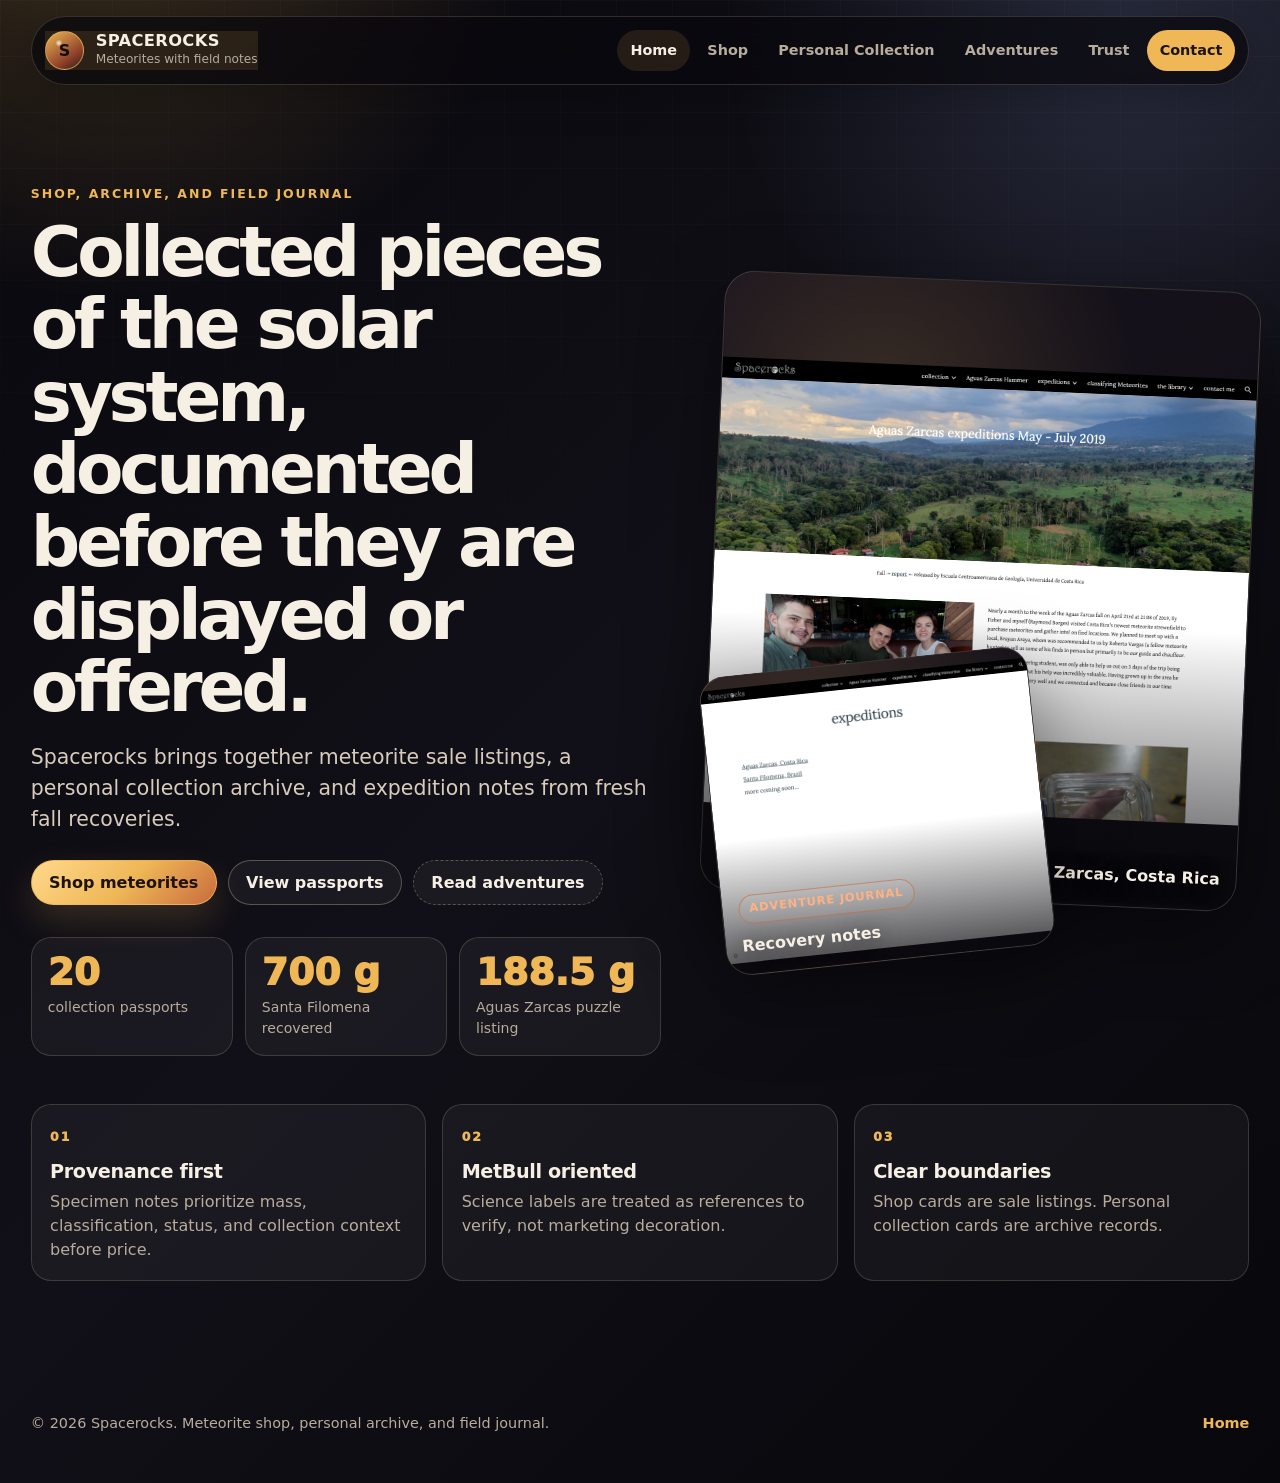
<file: index.html>
<!doctype html>
<html lang="en">
<head>
  <meta charset="utf-8">
  <meta name="viewport" content="width=device-width, initial-scale=1">
  <meta name="description" content="Spacerocks is a polished meteorite shop, personal collection archive, and field adventure journal focused on provenance, science notes, and direct purchase listings.">
  <title>Spacerocks | Meteorite Shop, Collection, and Adventures</title>
  <link rel="stylesheet" href="styles.css">
</head>
<body>
  <a class="skip-link" href="#main">Skip to main content</a>

  <header class="site-header" id="top">
    <nav class="top-nav" aria-label="Primary navigation">
      <a class="brand" href="#home" aria-label="Spacerocks home">
        <span class="brand-mark" aria-hidden="true">S</span>
        <span>
          <strong>Spacerocks</strong>
          <small>Meteorites with field notes</small>
        </span>
      </a>
      <div class="nav-links">
        <a href="#home">Home</a>
        <a href="#shop">Shop</a>
        <a href="#collection">Personal Collection</a>
        <a href="#adventures">Adventures</a>
        <a href="#trust">Trust</a>
        <a class="nav-cta" href="#contact">Contact</a>
      </div>
    </nav>

    <section class="hero" aria-labelledby="hero-title">
      <div class="hero-copy">
        <p class="eyebrow">Shop, archive, and field journal</p>
        <h1 id="hero-title">Collected pieces of the solar system, documented before they are displayed or offered.</h1>
        <p class="hero-lede">Spacerocks brings together meteorite sale listings, a personal collection archive, and expedition notes from fresh fall recoveries.</p>
        <div class="hero-actions" aria-label="Primary actions">
          <a class="button button-primary" href="#shop">Shop meteorites</a>
          <a class="button" href="#collection">View passports</a>
          <a class="button button-ghost" href="#adventures">Read adventures</a>
        </div>
        <dl class="hero-metrics" aria-label="Site highlights">
          <div>
            <dt>20</dt>
            <dd>collection passports</dd>
          </div>
          <div>
            <dt>700 g</dt>
            <dd>Santa Filomena recovered</dd>
          </div>
          <div>
            <dt>188.5 g</dt>
            <dd>Aguas Zarcas puzzle listing</dd>
          </div>
        </dl>
      </div>

      <div class="hero-media" aria-label="Featured Spacerocks images">
        <figure class="media hero-image hero-image-main">
          <img class="js-safe-image" src="assets/images/spacerock/source-aguas-zarcas.png" alt="Aguas Zarcas meteorite archive image" width="720" height="600" loading="eager" decoding="async" data-fallback-label="Aguas Zarcas archive image">
          <span class="image-fallback">Aguas Zarcas archive</span>
          <figcaption>
            <span class="badge badge-science">Carbonaceous fall</span>
            <strong>Aguas Zarcas, Costa Rica</strong>
          </figcaption>
        </figure>
        <figure class="media hero-image hero-image-small">
          <img class="js-safe-image" src="assets/images/spacerock/source-expeditions.png" alt="Field expedition meteorite recovery archive image" width="720" height="600" loading="lazy" decoding="async" data-fallback-label="Expedition archive image">
          <span class="image-fallback">Field archive</span>
          <figcaption>
            <span class="badge badge-field">Adventure journal</span>
            <strong>Recovery notes</strong>
          </figcaption>
        </figure>
      </div>
    </section>
  </header>

  <main id="main">
    <section class="signal-bar" id="home" data-site-section aria-label="Spacerocks operating principles">
      <article>
        <span class="signal-icon" aria-hidden="true">01</span>
        <h2>Provenance first</h2>
        <p>Specimen notes prioritize mass, classification, status, and collection context before price.</p>
      </article>
      <article>
        <span class="signal-icon" aria-hidden="true">02</span>
        <h2>MetBull oriented</h2>
        <p>Science labels are treated as references to verify, not marketing decoration.</p>
      </article>
      <article>
        <span class="signal-icon" aria-hidden="true">03</span>
        <h2>Clear boundaries</h2>
        <p>Shop cards are sale listings. Personal collection cards are archive records.</p>
      </article>
    </section>

    <section class="section-block shop-section" id="shop" data-site-section aria-labelledby="shop-title">
      <div class="section-heading">
        <p class="eyebrow">Active shop</p>
        <h2 id="shop-title">Meteorite class index</h2>
        <p>Browse available material by class, type, and subtype. Counts and meteorite names are built from exact Meteoritical Bulletin classifications when a match is available.</p>
      </div>

      <aside class="recent-shop" data-shop-highlights aria-labelledby="recent-shop-title">
        <details open>
          <summary>
            <span class="recent-shop-summary">
              <span class="eyebrow">Shop watch</span>
              <span class="recent-shop-title" id="recent-shop-title">Latest listings and evidence-backed highlights</span>
              <span class="recent-shop-note">Highlights use explicit listing/find dates and evidence-backed comparisons.</span>
            </span>
            <span class="button recent-shop-toggle" data-shop-highlight-count aria-hidden="true">2 latest listings</span>
          </summary>
          <div class="recent-shop-panel">
            <p class="recent-shop-explainer" data-shop-highlight-note>Price comparisons are limited to comparable Spacerocks inventory and are not market valuations. Database-match and rarity labels include their evidence.</p>
            <ul class="recent-shop-list" data-shop-highlight-list>
              <li>
                <article class="recent-shop-item">
                  <div class="recent-shop-item-main">
                    <div class="badge-row"><span class="badge badge-new">Listed Jun 27</span></div>
                    <h3>Aguas Zarcas Cosmic 5pc Puzzle</h3>
                    <p>A five-piece Aguas Zarcas presentation with documented fall context.</p>
                  </div>
                  <dl class="recent-shop-facts">
                    <div><dt>Listed</dt><dd>Jun 27, 2026</dd></div>
                    <div><dt>Class</dt><dd>CM2</dd></div>
                    <div><dt>Mass</dt><dd>188.5 g</dd></div>
                  </dl>
                  <div class="recent-shop-actions"><a class="button" href="#listing-aguas-zarcas-cosmic-5pc-puzzle" data-listing-target="listing-aguas-zarcas-cosmic-5pc-puzzle">View listing</a></div>
                </article>
              </li>
              <li>
                <article class="recent-shop-item">
                  <div class="recent-shop-item-main">
                    <div class="badge-row"><span class="badge badge-new">Listed Jun 27</span></div>
                    <h3>Aguas Zarcas Hammerstone Panel</h3>
                    <p>A story-led display panel with photo and note packet.</p>
                  </div>
                  <dl class="recent-shop-facts">
                    <div><dt>Listed</dt><dd>Jun 27, 2026</dd></div>
                    <div><dt>Class</dt><dd>CM2</dd></div>
                  </dl>
                  <div class="recent-shop-actions"><a class="button" href="#listing-aguas-zarcas-hammerstone-panel" data-listing-target="listing-aguas-zarcas-hammerstone-panel">View listing</a></div>
                </article>
              </li>
            </ul>
          </div>
        </details>
      </aside>

      <div class="shop-meta">
        <p class="shop-generated-note" id="shopRefreshStatus">Inventory taxonomy and listing cards are generated from <code>inventory/shop/</code> and refreshed by GitHub Actions about every 10 minutes after uploads or edits.</p>
      </div>

      <div class="taxonomy-index" data-shop-taxonomy aria-live="polite">
        <article class="taxonomy-class">
          <div class="taxonomy-class-heading">
            <div>
              <p class="eyebrow">Class</p>
              <h3>Chondrite <span>2</span></h3>
            </div>
            <p>Meteoritical Bulletin classification: CM2.</p>
          </div>
          <div class="taxonomy-type">
            <h4>Carbonaceous chondrite <span>2</span></h4>
            <div class="taxonomy-subtype">
              <h5>CM2 <span>2</span></h5>
              <ul class="taxonomy-names">
                <li>
                  <a href="https://www.lpi.usra.edu/meteor/metbull.php?code=69696" target="_blank" rel="noopener noreferrer">Aguas Zarcas</a>
                  <span>2 listings</span>
                </li>
              </ul>
            </div>
          </div>
        </article>
      </div>

      <div class="shop-listings-heading">
        <p class="eyebrow">Listing detail cards</p>
        <h3>Current specimens and presentations</h3>
      </div>

      <div class="offer-grid" id="shopItems" data-shop-grid aria-live="polite">
        <article class="offer-card featured-offer" id="listing-aguas-zarcas-cosmic-5pc-puzzle" tabindex="-1" data-shop-fallback>
          <div class="media offer-media">
            <img class="js-safe-image" src="assets/images/spacerock/source-puzzle-190g.png" alt="Aguas Zarcas five piece cosmic puzzle specimen" width="720" height="600" loading="lazy" decoding="async" data-fallback-label="Aguas Zarcas puzzle image">
            <span class="image-fallback">Puzzle image</span>
          </div>
          <div class="card-content">
            <div class="badge-row">
              <span class="badge badge-sale">Available</span>
              <span class="badge badge-scarce">Puzzle set</span>
            </div>
            <h3>Aguas Zarcas Cosmic 5pc Puzzle</h3>
            <p>A 188.5 g five-piece Aguas Zarcas presentation for collectors who value visual continuity and documented fall context.</p>
            <dl class="spec-list">
              <div><dt>Mass</dt><dd>188.5 g total</dd></div>
              <div><dt>Type</dt><dd>Carbonaceous chondrite fall</dd></div>
              <div><dt>Status</dt><dd>Available</dd></div>
            </dl>
          </div>
        </article>

        <article class="offer-card" id="listing-aguas-zarcas-hammerstone-panel" tabindex="-1" data-shop-fallback>
          <div class="media offer-media">
            <img class="js-safe-image" src="assets/images/spacerock/source-aguas-zarcas-hammer.png" alt="Aguas Zarcas hammerstone panel archive image" width="720" height="600" loading="lazy" decoding="async" data-fallback-label="Hammerstone panel image">
            <span class="image-fallback">Hammerstone image</span>
          </div>
          <div class="card-content">
            <div class="badge-row">
              <span class="badge badge-sale">Available</span>
              <span class="badge badge-provenance">Story panel</span>
            </div>
            <h3>Aguas Zarcas Hammerstone Panel</h3>
            <p>A display panel built around the hammerstone story, prepared for collectors who want the event context beside the specimen.</p>
            <dl class="spec-list">
              <div><dt>Focus</dt><dd>Fall story and display</dd></div>
              <div><dt>Packet</dt><dd>Photo and note set</dd></div>
              <div><dt>Status</dt><dd>Available</dd></div>
            </dl>
          </div>
        </article>

        <article class="offer-card compact-offer" data-shop-fallback>
          <div class="card-content">
            <div class="badge-row">
              <span class="badge badge-sale">Catalog</span>
              <span class="badge badge-science">MetBull oriented</span>
            </div>
            <h3>Curated meteorite sales</h3>
            <p>Small, vetted availability lists for collectors seeking classified stones, irons, carbonaceous pieces, or educational examples.</p>
            <dl class="spec-list">
              <div><dt>Buying mode</dt><dd>Purchase links coming</dd></div>
              <div><dt>Records</dt><dd>Classification and source notes</dd></div>
              <div><dt>Fit</dt><dd>Starter sets to advanced specimens</dd></div>
            </dl>
          </div>
        </article>

        <article class="offer-card compact-offer" data-shop-fallback>
          <div class="card-content">
            <div class="badge-row">
              <span class="badge badge-sale">Available</span>
              <span class="badge badge-field">Education</span>
            </div>
            <h3>Casts and 3D models</h3>
            <p>Display-safe casts and digital model projects for classrooms, talks, collection planning, and touch-friendly outreach.</p>
            <dl class="spec-list">
              <div><dt>Use</dt><dd>Display and teaching</dd></div>
              <div><dt>Format</dt><dd>Casts or model files</dd></div>
              <div><dt>Status</dt><dd>Made to order</dd></div>
            </dl>
          </div>
        </article>
      </div>
    </section>

    <section class="section-block collection-section" id="collection" data-site-section aria-labelledby="collection-title">
      <div class="section-heading split-heading">
        <div>
          <p class="eyebrow">Personal collection</p>
          <h2 id="collection-title">Specimen passport cards</h2>
          <p>These records are a private collecting archive. They are shown for education, provenance discipline, and science context, not as active listings.</p>
        </div>
        <figure class="media heading-media">
          <img class="js-safe-image" src="assets/images/spacerock/source-collection.png" alt="Spacerocks personal meteorite collection archive image" width="720" height="600" loading="lazy" decoding="async" data-fallback-label="Collection archive image">
          <span class="image-fallback">Collection archive</span>
        </figure>
      </div>

      <div class="collection-tools" aria-label="Collection filters">
        <label class="search-control" for="collectionSearch">
          <span>Search collection</span>
          <input id="collectionSearch" type="search" autocomplete="off" placeholder="Search Chelyabinsk, lunar, carbonaceous, iron...">
        </label>
        <div class="filter-pills" role="group" aria-label="Filter collection passports by theme">
          <button type="button" class="filter-pill active" data-collection-filter="all" aria-pressed="true">All</button>
          <button type="button" class="filter-pill" data-collection-filter="fall" aria-pressed="false">Falls and historics</button>
          <button type="button" class="filter-pill" data-collection-filter="planetary" aria-pressed="false">Lunar and Martian</button>
          <button type="button" class="filter-pill" data-collection-filter="carbonaceous" aria-pressed="false">Carbonaceous</button>
          <button type="button" class="filter-pill" data-collection-filter="iron" aria-pressed="false">Iron and pallasite</button>
          <button type="button" class="filter-pill" data-collection-filter="ordinary" aria-pressed="false">Ordinary chondrites</button>
        </div>
        <p class="collection-count" id="collectionCount" aria-live="polite">20 collection passports shown</p>
      </div>

      <div class="passport-grid" id="collectionGrid">
        <article class="passport-card" data-collection-card data-tags="fall historic ordinary witnessed" data-name="Chelyabinsk LL5 292g">
          <div class="passport-topline"><span>Specimen Passport</span><span class="badge badge-private">Not for sale</span></div>
          <h3>Chelyabinsk</h3>
          <dl class="passport-list">
            <div><dt>Mass</dt><dd>292 g</dd></div>
            <div><dt>Class</dt><dd>LL5 ordinary chondrite</dd></div>
            <div><dt>Collection note</dt><dd>Large witnessed-fall reference specimen.</dd></div>
          </dl>
        </article>

        <article class="passport-card" data-collection-card data-tags="planetary martian rare breccia" data-name="Black Beauty mini shield 70mg">
          <div class="passport-topline"><span>Specimen Passport</span><span class="badge badge-private">Not for sale</span></div>
          <h3>Black Beauty mini shield</h3>
          <dl class="passport-list">
            <div><dt>Mass</dt><dd>70 mg</dd></div>
            <div><dt>Class</dt><dd>Martian breccia</dd></div>
            <div><dt>Collection note</dt><dd>Mini shield format for the NWA 7034 family story.</dd></div>
          </dl>
        </article>

        <article class="passport-card" data-collection-card data-tags="achondrite rare science nwa" data-name="NWA 7325 300mg 50mg">
          <div class="passport-topline"><span>Specimen Passport</span><span class="badge badge-private">Not for sale</span></div>
          <h3>NWA 7325</h3>
          <dl class="passport-list">
            <div><dt>Mass</dt><dd>300 mg and 50 mg</dd></div>
            <div><dt>Class</dt><dd>Ungrouped achondrite</dd></div>
            <div><dt>Collection note</dt><dd>Science-facing pair kept for comparative study.</dd></div>
          </dl>
        </article>

        <article class="passport-card" data-collection-card data-tags="planetary lunar full-slice rare" data-name="Lunar DaG 400 full slice 7.94g">
          <div class="passport-topline"><span>Specimen Passport</span><span class="badge badge-private">Not for sale</span></div>
          <h3>Lunar DaG 400 full slice</h3>
          <dl class="passport-list">
            <div><dt>Mass</dt><dd>7.94 g</dd></div>
            <div><dt>Class</dt><dd>Lunar meteorite</dd></div>
            <div><dt>Collection note</dt><dd>Full slice kept as a centerpiece planetary passport.</dd></div>
          </dl>
        </article>

        <article class="passport-card" data-collection-card data-tags="planetary martian fall rare" data-name="Martian Tissint particles">
          <div class="passport-topline"><span>Specimen Passport</span><span class="badge badge-private">Not for sale</span></div>
          <h3>Martian Tissint particles</h3>
          <dl class="passport-list">
            <div><dt>Mass</dt><dd>Particles</dd></div>
            <div><dt>Class</dt><dd>Martian shergottite fall</dd></div>
            <div><dt>Collection note</dt><dd>Small-particle archive for a fresh observed Martian fall.</dd></div>
          </dl>
        </article>

        <article class="passport-card" data-collection-card data-tags="fall historic ordinary hammer" data-name="Worden 1g red paint">
          <div class="passport-topline"><span>Specimen Passport</span><span class="badge badge-private">Not for sale</span></div>
          <h3>Worden red paint</h3>
          <dl class="passport-list">
            <div><dt>Mass</dt><dd>1 g</dd></div>
            <div><dt>Class</dt><dd>Ordinary chondrite fall</dd></div>
            <div><dt>Collection note</dt><dd>Red paint context preserved as the key story marker.</dd></div>
          </dl>
        </article>

        <article class="passport-card" data-collection-card data-tags="fall carbonaceous rare science" data-name="Tagish Lake 0.7g">
          <div class="passport-topline"><span>Specimen Passport</span><span class="badge badge-private">Not for sale</span></div>
          <h3>Tagish Lake</h3>
          <dl class="passport-list">
            <div><dt>Mass</dt><dd>0.7 g</dd></div>
            <div><dt>Class</dt><dd>Carbonaceous chondrite</dd></div>
            <div><dt>Collection note</dt><dd>Scarce carbonaceous fall represented at sub-gram scale.</dd></div>
          </dl>
        </article>

        <article class="passport-card" data-collection-card data-tags="fall ordinary science" data-name="Zag 42.66g">
          <div class="passport-topline"><span>Specimen Passport</span><span class="badge badge-private">Not for sale</span></div>
          <h3>Zag</h3>
          <dl class="passport-list">
            <div><dt>Mass</dt><dd>42.66 g</dd></div>
            <div><dt>Class</dt><dd>H chondrite breccia</dd></div>
            <div><dt>Collection note</dt><dd>Kept for its scientific and collecting history.</dd></div>
          </dl>
        </article>

        <article class="passport-card" data-collection-card data-tags="fall ordinary india" data-name="Katol 21.72g">
          <div class="passport-topline"><span>Specimen Passport</span><span class="badge badge-private">Not for sale</span></div>
          <h3>Katol</h3>
          <dl class="passport-list">
            <div><dt>Mass</dt><dd>21.72 g</dd></div>
            <div><dt>Class</dt><dd>Ordinary chondrite fall</dd></div>
            <div><dt>Collection note</dt><dd>Fresh-fall reference specimen from India.</dd></div>
          </dl>
        </article>

        <article class="passport-card" data-collection-card data-tags="ordinary find desert" data-name="Danby Dry Lake H6 53.7g">
          <div class="passport-topline"><span>Specimen Passport</span><span class="badge badge-private">Not for sale</span></div>
          <h3>Danby Dry Lake</h3>
          <dl class="passport-list">
            <div><dt>Mass</dt><dd>53.7 g</dd></div>
            <div><dt>Class</dt><dd>H6 ordinary chondrite</dd></div>
            <div><dt>Collection note</dt><dd>Dry lake find with desert collection character.</dd></div>
          </dl>
        </article>

        <article class="passport-card" data-collection-card data-tags="iron pallasite classic" data-name="Imilac 60g">
          <div class="passport-topline"><span>Specimen Passport</span><span class="badge badge-private">Not for sale</span></div>
          <h3>Imilac</h3>
          <dl class="passport-list">
            <div><dt>Mass</dt><dd>60 g</dd></div>
            <div><dt>Class</dt><dd>Pallasite</dd></div>
            <div><dt>Collection note</dt><dd>Classic stony-iron anchor specimen.</dd></div>
          </dl>
        </article>

        <article class="passport-card" data-collection-card data-tags="fall historic ordinary hammer" data-name="Peekskill 1.18g">
          <div class="passport-topline"><span>Specimen Passport</span><span class="badge badge-private">Not for sale</span></div>
          <h3>Peekskill</h3>
          <dl class="passport-list">
            <div><dt>Mass</dt><dd>1.18 g</dd></div>
            <div><dt>Class</dt><dd>H6 ordinary chondrite</dd></div>
            <div><dt>Collection note</dt><dd>Historic car-strike fall represented in micro format.</dd></div>
          </dl>
        </article>

        <article class="passport-card" data-collection-card data-tags="fall historic ordinary crater" data-name="Carancas 22g">
          <div class="passport-topline"><span>Specimen Passport</span><span class="badge badge-private">Not for sale</span></div>
          <h3>Carancas</h3>
          <dl class="passport-list">
            <div><dt>Mass</dt><dd>22 g</dd></div>
            <div><dt>Class</dt><dd>Ordinary chondrite fall</dd></div>
            <div><dt>Collection note</dt><dd>Crater-forming fall context emphasized in the record.</dd></div>
          </dl>
        </article>

        <article class="passport-card" data-collection-card data-tags="iron historic mexico" data-name="Zacatecas 29.79g">
          <div class="passport-topline"><span>Specimen Passport</span><span class="badge badge-private">Not for sale</span></div>
          <h3>Zacatecas</h3>
          <dl class="passport-list">
            <div><dt>Mass</dt><dd>29.79 g</dd></div>
            <div><dt>Class</dt><dd>Iron meteorite</dd></div>
            <div><dt>Collection note</dt><dd>Historic locality represented by a compact iron piece.</dd></div>
          </dl>
        </article>

        <article class="passport-card" data-collection-card data-tags="fall achondrite rare" data-name="Pena Blanca Spring 5.46g">
          <div class="passport-topline"><span>Specimen Passport</span><span class="badge badge-private">Not for sale</span></div>
          <h3>Pe&ntilde;a Blanca Spring</h3>
          <dl class="passport-list">
            <div><dt>Mass</dt><dd>5.46 g</dd></div>
            <div><dt>Class</dt><dd>Aubrite</dd></div>
            <div><dt>Collection note</dt><dd>Rare achondrite fall kept with certificate notes.</dd></div>
          </dl>
        </article>

        <article class="passport-card" data-collection-card data-tags="nwa main-mass science" data-name="NWA 807 main mass 315g">
          <div class="passport-topline"><span>Specimen Passport</span><span class="badge badge-private">Not for sale</span></div>
          <h3>NWA 807 main mass</h3>
          <dl class="passport-list">
            <div><dt>Mass</dt><dd>315 g</dd></div>
            <div><dt>Science note</dt><dd>Classification retained with specimen records.</dd></div>
            <div><dt>Collection note</dt><dd>Held as a named NWA main-mass passport.</dd></div>
          </dl>
        </article>

        <article class="passport-card" data-collection-card data-tags="iron oriented rare" data-name="Taza teardrop bullet">
          <div class="passport-topline"><span>Specimen Passport</span><span class="badge badge-private">Not for sale</span></div>
          <h3>Taza teardrop and bullet</h3>
          <dl class="passport-list">
            <div><dt>Mass</dt><dd>Teardrop and bullet forms</dd></div>
            <div><dt>Class</dt><dd>Iron meteorite</dd></div>
            <div><dt>Collection note</dt><dd>Shape-focused pair for oriented iron display.</dd></div>
          </dl>
        </article>

        <article class="passport-card" data-collection-card data-tags="fall ordinary africa" data-name="Gao 2.82g">
          <div class="passport-topline"><span>Specimen Passport</span><span class="badge badge-private">Not for sale</span></div>
          <h3>Gao</h3>
          <dl class="passport-list">
            <div><dt>Mass</dt><dd>2.82 g</dd></div>
            <div><dt>Class</dt><dd>H5 ordinary chondrite</dd></div>
            <div><dt>Collection note</dt><dd>Classic African fall represented as a compact specimen.</dd></div>
          </dl>
        </article>

        <article class="passport-card" data-collection-card data-tags="fall historic ordinary europe" data-name="Ensisheim 30mg">
          <div class="passport-topline"><span>Specimen Passport</span><span class="badge badge-private">Not for sale</span></div>
          <h3>Ensisheim</h3>
          <dl class="passport-list">
            <div><dt>Mass</dt><dd>30 mg</dd></div>
            <div><dt>Class</dt><dd>LL6 ordinary chondrite</dd></div>
            <div><dt>Collection note</dt><dd>Historic 1492 fall represented in micro format.</dd></div>
          </dl>
        </article>

        <article class="passport-card" data-collection-card data-tags="fall ordinary africa" data-name="Chergach 4.3g">
          <div class="passport-topline"><span>Specimen Passport</span><span class="badge badge-private">Not for sale</span></div>
          <h3>Chergach</h3>
          <dl class="passport-list">
            <div><dt>Mass</dt><dd>4.3 g</dd></div>
            <div><dt>Class</dt><dd>H5 ordinary chondrite</dd></div>
            <div><dt>Collection note</dt><dd>Observed fall passport with desert recovery context.</dd></div>
          </dl>
        </article>
      </div>
    </section>

    <section class="section-block adventures-section" id="adventures" data-site-section aria-labelledby="adventures-title">
      <div class="section-heading">
        <p class="eyebrow">Meteorite adventures</p>
        <h2 id="adventures-title">Field notes, recoveries, and living provenance</h2>
        <p>The adventure journal keeps the human work visible: travel windows, search conditions, recovery totals, and the odd details collectors remember.</p>
      </div>

      <div class="adventure-grid">
        <article class="adventure-card">
          <div class="media adventure-media">
            <img class="js-safe-image" src="assets/images/spacerock/source-santa-filomena.png" alt="Santa Filomena Brazil meteorite recovery archive image" width="720" height="600" loading="lazy" decoding="async" data-fallback-label="Santa Filomena field image">
            <span class="image-fallback">Santa Filomena field archive</span>
          </div>
          <div class="adventure-content">
            <div class="badge-row">
              <span class="badge badge-field">Field recovery</span>
              <span class="badge badge-provenance">Brazil</span>
            </div>
            <h3>Santa Filomena, Brazil</h3>
            <p class="adventure-lede">Aug 30-Sep 6 expedition notes from the post-fall search, with 700 g recovered and a largest individual of 260 g.</p>
            <dl class="adventure-stats">
              <div><dt>Window</dt><dd>Aug 30-Sep 6</dd></div>
              <div><dt>Recovered</dt><dd>700 g</dd></div>
              <div><dt>Largest</dt><dd>260 g</dd></div>
            </dl>
            <ol class="timeline" aria-label="Santa Filomena field timeline">
              <li><time datetime="2020-08-30">Aug 30</time><span>Arrival and route planning with local reports.</span></li>
              <li><time datetime="2020-09-02">Midweek</time><span>Search lanes, interviews, and fragment documentation.</span></li>
              <li><time datetime="2020-09-06">Sep 6</time><span>Final weigh-in and recovery notes, largest specimen 260 g.</span></li>
            </ol>
          </div>
        </article>

        <article class="adventure-card">
          <div class="media adventure-media">
            <img class="js-safe-image" src="assets/images/spacerock/source-aguas-zarcas.png" alt="Aguas Zarcas Costa Rica meteorite fall archive image" width="720" height="600" loading="lazy" decoding="async" data-fallback-label="Aguas Zarcas field image">
            <span class="image-fallback">Aguas Zarcas archive</span>
          </div>
          <div class="adventure-content">
            <div class="badge-row">
              <span class="badge badge-field">2019 fall</span>
              <span class="badge badge-science">Carbonaceous</span>
            </div>
            <h3>Aguas Zarcas, Costa Rica</h3>
            <p class="adventure-lede">A fall archive centered on a 14 g oriented individual, a 190 g cosmic puzzle, Rocky the meteorite dog, and the hammerstone panel.</p>
            <dl class="adventure-stats">
              <div><dt>Oriented</dt><dd>14 g individual</dd></div>
              <div><dt>Puzzle</dt><dd>190 g story set</dd></div>
              <div><dt>Local note</dt><dd>Rocky the meteorite dog</dd></div>
            </dl>
            <ol class="timeline" aria-label="Aguas Zarcas story timeline">
              <li><time datetime="2019">2019</time><span>Fall documentation begins around fresh carbonaceous material.</span></li>
              <li><time datetime="2019">Archive</time><span>14 g oriented individual and cosmic puzzle notes assembled.</span></li>
              <li><time datetime="2019">Panel</time><span>Hammerstone story prepared as a visual provenance panel.</span></li>
            </ol>
          </div>
        </article>
      </div>

      <div class="journal-strip" aria-label="Additional adventure images">
        <figure class="media journal-image">
          <img class="js-safe-image" src="assets/images/spacerock/source-santa-filomena-part-2.png" alt="Santa Filomena expedition archive image part two" width="720" height="600" loading="lazy" decoding="async" data-fallback-label="Santa Filomena part two">
          <span class="image-fallback">Field image</span>
        </figure>
        <figure class="media journal-image">
          <img class="js-safe-image" src="assets/images/spacerock/source-santa-filomena-part-3.png" alt="Santa Filomena expedition archive image part three" width="720" height="600" loading="lazy" decoding="async" data-fallback-label="Santa Filomena part three">
          <span class="image-fallback">Field image</span>
        </figure>
        <figure class="media journal-image">
          <img class="js-safe-image" src="assets/images/spacerock/source-puzzle-190g.png" alt="Aguas Zarcas cosmic puzzle archive image" width="720" height="600" loading="lazy" decoding="async" data-fallback-label="Aguas Zarcas puzzle">
          <span class="image-fallback">Puzzle image</span>
        </figure>
      </div>
    </section>

    <section class="section-block trust-section" id="trust" data-site-section aria-labelledby="trust-title">
      <div class="section-heading">
        <p class="eyebrow">Trust and orientation</p>
        <h2 id="trust-title">How Spacerocks should feel to a collector</h2>
        <p>The site borrows the strongest habits of established meteorite dealers and field collectors: passport-style records, status clarity, and enough science orientation to ask better questions.</p>
      </div>

      <div class="trust-grid">
        <article>
          <span class="trust-number">01</span>
          <h3>Specimen passports</h3>
          <p>Each collection card separates mass, class, status, and story so provenance is readable at a glance.</p>
        </article>
        <article>
          <span class="trust-number">02</span>
          <h3>Status badges</h3>
          <p>Available, scarce, field, and science badges make it clear what can be purchased and what is archival.</p>
        </article>
        <article>
          <span class="trust-number">03</span>
          <h3>Science-first language</h3>
          <p>Classifications are presented as MetBull-oriented reference points and should be verified against final specimen documentation.</p>
        </article>
        <article>
          <span class="trust-number">04</span>
          <h3>Direct contact</h3>
          <p>Practical questions, current availability, provenance scans, and display options all start with a collector-to-collector email.</p>
        </article>
      </div>
    </section>

    <section class="contact-panel" id="contact" data-site-section aria-labelledby="contact-title">
      <div>
        <p class="eyebrow">Collector contact</p>
        <h2 id="contact-title">Ask for the current list, provenance details, or a specimen packet.</h2>
        <p>Use a short note with the meteorite name, your collecting goal, and whether you need photos, dimensions, classification references, or display help.</p>
      </div>
      <a class="button button-primary" href="mailto:spacerocks.club@gmail.com?subject=Spacerocks%20collector%20message">Email spacerocks.club@gmail.com</a>
    </section>
  </main>

  <footer class="site-footer">
    <p>&copy; <span id="year">2026</span> Spacerocks. Meteorite shop, personal archive, and field journal.</p>
    <a href="#home">Home</a>
  </footer>

  <script src="app.js"></script>
</body>
</html>
</file>
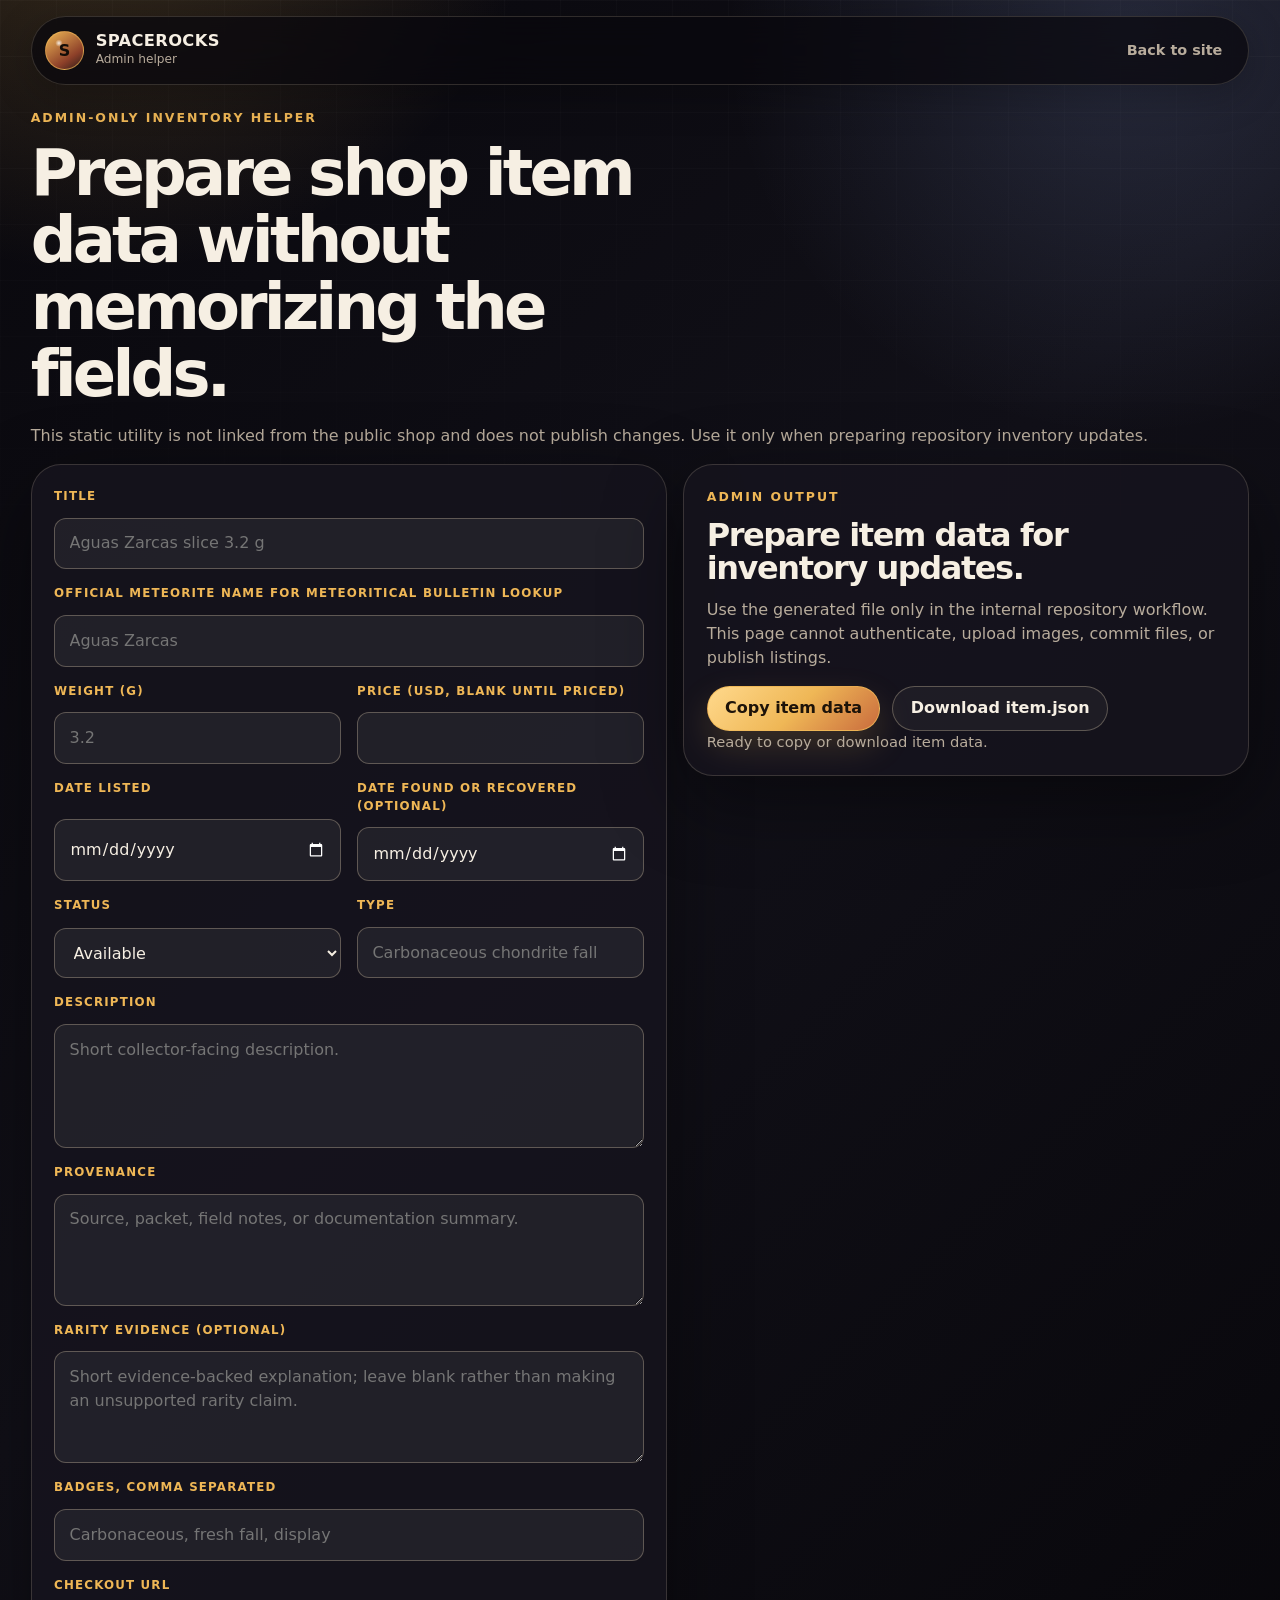
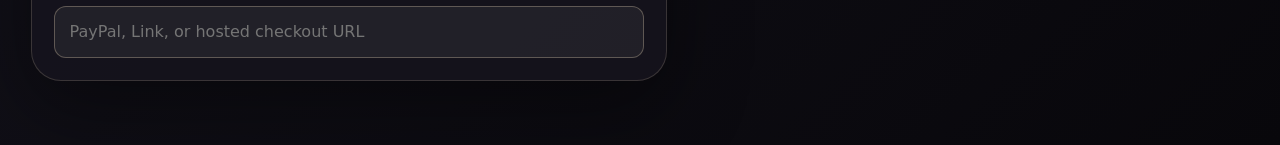
<file: admin/new-listing.html>
<!doctype html>
<html lang="en">
<head>
  <meta charset="utf-8">
  <meta name="viewport" content="width=device-width, initial-scale=1">
  <meta name="description" content="Admin-only static helper for drafting Spacerocks inventory item data.">
  <meta name="robots" content="noindex, nofollow">
  <title>Spacerocks Admin Listing Helper</title>
  <link rel="stylesheet" href="../styles.css">
</head>
<body class="admin-page">
  <a class="skip-link" href="#main">Skip to main content</a>

  <header class="site-header admin-header">
    <nav class="top-nav" aria-label="Admin navigation">
      <a class="brand" href="../index.html#top" aria-label="Spacerocks home">
        <span class="brand-mark" aria-hidden="true">S</span>
        <span>
          <strong>Spacerocks</strong>
          <small>Admin helper</small>
        </span>
      </a>
      <div class="nav-links">
        <a href="../index.html#shop">Back to site</a>
      </div>
    </nav>
  </header>

  <main id="main" class="admin-main">
    <section class="section-block admin-intro" aria-labelledby="helper-title">
      <p class="eyebrow">Admin-only inventory helper</p>
      <h1 id="helper-title">Prepare shop item data without memorizing the fields.</h1>
      <p>This static utility is not linked from the public shop and does not publish changes. Use it only when preparing repository inventory updates.</p>
    </section>

    <section class="admin-layout" aria-label="New listing builder">
      <form class="listing-form" id="listingForm">
        <label>
          <span>Title</span>
          <input name="title" type="text" autocomplete="off" placeholder="Aguas Zarcas slice 3.2 g" required>
        </label>
        <label>
          <span>Official meteorite name for Meteoritical Bulletin lookup</span>
          <input name="name" type="text" autocomplete="off" placeholder="Aguas Zarcas">
        </label>
        <div class="form-row">
          <label>
            <span>Weight (g)</span>
            <input name="weight_g" type="number" min="0" step="0.001" placeholder="3.2">
          </label>
          <label>
            <span>Price (USD, blank until priced)</span>
            <input name="price_usd" type="number" min="0" step="0.01" placeholder="">
          </label>
        </div>
        <div class="form-row">
          <label>
            <span>Date listed</span>
            <input name="listed_at" type="date">
          </label>
          <label>
            <span>Date found or recovered (optional)</span>
            <input name="found_at" type="date">
          </label>
        </div>
        <div class="form-row">
          <label>
            <span>Status</span>
            <select name="status">
              <option value="available" selected>Available</option>
              <option value="coming-soon">Coming soon</option>
              <option value="hold">Hold</option>
              <option value="sold">Sold</option>
            </select>
          </label>
          <label>
            <span>Type</span>
            <input name="type" type="text" autocomplete="off" placeholder="Carbonaceous chondrite fall">
          </label>
        </div>
        <label>
          <span>Description</span>
          <textarea name="description" rows="4" placeholder="Short collector-facing description."></textarea>
        </label>
        <label>
          <span>Provenance</span>
          <textarea name="provenance" rows="3" placeholder="Source, packet, field notes, or documentation summary."></textarea>
        </label>
        <label>
          <span>Rarity evidence (optional)</span>
          <textarea name="rarity_note" rows="2" placeholder="Short evidence-backed explanation; leave blank rather than making an unsupported rarity claim."></textarea>
        </label>
        <label>
          <span>Badges, comma separated</span>
          <input name="badges" type="text" autocomplete="off" placeholder="Carbonaceous, fresh fall, display">
        </label>
        <label>
          <span>Checkout URL</span>
          <input name="checkout_url" type="url" autocomplete="off" placeholder="PayPal, Link, or hosted checkout URL">
        </label>
      </form>

      <aside class="admin-output" aria-live="polite">
        <p class="eyebrow">Admin output</p>
        <h2>Prepare item data for inventory updates.</h2>
        <p>Use the generated file only in the internal repository workflow. This page cannot authenticate, upload images, commit files, or publish listings.</p>
        <div class="admin-actions">
          <button class="button button-primary" type="button" id="copyJson">Copy item data</button>
          <button class="button" type="button" id="downloadJson">Download item.json</button>
        </div>
        <p class="admin-status" id="helperStatus">Ready to prepare item data.</p>
      </aside>
    </section>
  </main>

  <script>
    const form = document.getElementById("listingForm");
    const copyJson = document.getElementById("copyJson");
    const downloadJson = document.getElementById("downloadJson");
    const helperStatus = document.getElementById("helperStatus");

    function numberOrNull(value) {
      if (value === "") return null;
      const number = Number(value);
      return Number.isFinite(number) ? number : null;
    }

    function cleanItem(item) {
      const cleaned = {};
      Object.entries(item).forEach(([key, value]) => {
        if (value === "" || value === null) return;
        if (Array.isArray(value) && value.length === 0) return;
        cleaned[key] = value;
      });
      return cleaned;
    }

    function buildItem() {
      const data = new FormData(form);
      const title = String(data.get("title") || "").trim();
      const name = String(data.get("name") || "").trim();
      const checkoutUrl = String(data.get("checkout_url") || "").trim();
      const badges = String(data.get("badges") || "")
        .split(",")
        .map((badge) => badge.trim())
        .filter(Boolean);
      const item = cleanItem({
        title,
        name,
        weight_g: numberOrNull(data.get("weight_g")),
        price_usd: numberOrNull(data.get("price_usd")),
        status: data.get("status"),
        listed_at: String(data.get("listed_at") || "").trim(),
        found_at: String(data.get("found_at") || "").trim(),
        description: String(data.get("description") || "").trim(),
        type: String(data.get("type") || "").trim(),
        classification: "",
        provenance: String(data.get("provenance") || "").trim(),
        rarity_note: String(data.get("rarity_note") || "").trim(),
        badges,
        checkout_url: checkoutUrl,
        checkout_label: checkoutUrl ? "Buy now" : "",
        image_order: ["front.jpg", "back.jpg", "detail-1.jpg"],
        images: [],
        featured: false,
        metbull_lookup: Boolean(name)
      });

      return item;
    }

    function itemJson() {
      return `${JSON.stringify(buildItem(), null, 2)}\n`;
    }

    function updateStatus() {
      helperStatus.textContent = "Ready to copy or download item data.";
    }

    copyJson.addEventListener("click", async () => {
      if (!navigator.clipboard) {
        helperStatus.textContent = "Copy is unavailable in this browser. Use the download action instead.";
        return;
      }
      await navigator.clipboard.writeText(itemJson());
      helperStatus.textContent = "Item data copied.";
    });

    downloadJson.addEventListener("click", () => {
      const blob = new Blob([itemJson()], { type: "application/json" });
      const url = URL.createObjectURL(blob);
      const link = document.createElement("a");
      link.href = url;
      link.download = "item.json";
      link.click();
      URL.revokeObjectURL(url);
      helperStatus.textContent = "item.json downloaded.";
    });

    form.addEventListener("input", updateStatus);
    updateStatus();
  </script>
</body>
</html>
</file>
<file: styles.css>
:root {
  color-scheme: dark;
  --bg: #09080d;
  --bg-soft: #111018;
  --panel: rgba(22, 20, 30, 0.82);
  --panel-strong: rgba(31, 27, 39, 0.94);
  --paper: #efe5cf;
  --paper-ink: #20170e;
  --text: #f6efe3;
  --muted: #b8ac9c;
  --line: rgba(255, 235, 198, 0.16);
  --line-strong: rgba(255, 235, 198, 0.28);
  --gold: #efb756;
  --copper: #c96b3d;
  --green: #9fcf9d;
  --blue: #9fb9ff;
  --red: #ff9f8f;
  --shadow: 0 26px 80px rgba(0, 0, 0, 0.42);
  --radius-lg: 30px;
  --radius-md: 20px;
  --radius-sm: 12px;
  --page-gutter: clamp(1rem, 2.4vw, 2.75rem);
}

* {
  box-sizing: border-box;
}

html {
  scroll-behavior: smooth;
}

body {
  margin: 0;
  min-width: 320px;
  background:
    radial-gradient(circle at 8% -10%, rgba(239, 183, 86, 0.24), transparent 28rem),
    radial-gradient(circle at 88% 2%, rgba(159, 185, 255, 0.16), transparent 25rem),
    linear-gradient(135deg, #09080d 0%, #111018 48%, #08070b 100%);
  color: var(--text);
  font-family: Inter, ui-sans-serif, system-ui, -apple-system, BlinkMacSystemFont, "Segoe UI", sans-serif;
  line-height: 1.5;
}

body,
button,
input,
select,
textarea {
  overflow-wrap: break-word;
}

body::before {
  position: fixed;
  inset: 0;
  z-index: -1;
  pointer-events: none;
  content: "";
  background-image:
    linear-gradient(rgba(255, 255, 255, 0.025) 1px, transparent 1px),
    linear-gradient(90deg, rgba(255, 255, 255, 0.02) 1px, transparent 1px);
  background-size: 56px 56px;
  mask-image: linear-gradient(to bottom, black, transparent 82%);
}

img {
  max-width: 100%;
  display: block;
}

a {
  color: inherit;
}

button,
input,
select,
textarea {
  font: inherit;
}

button {
  cursor: pointer;
}

[hidden] {
  display: none !important;
}

.skip-link {
  position: absolute;
  top: 0.75rem;
  left: 0.75rem;
  z-index: 20;
  transform: translateY(-150%);
  border-radius: 999px;
  background: var(--gold);
  color: #1b1309;
  font-weight: 800;
  padding: 0.65rem 1rem;
  text-decoration: none;
  transition: transform 160ms ease;
}

.skip-link:focus {
  transform: translateY(0);
}

:focus-visible {
  outline: 3px solid var(--gold);
  outline-offset: 3px;
}

.site-header,
main,
.site-footer {
  width: 100%;
  margin-inline: 0;
  padding-inline: var(--page-gutter);
}

.site-header {
  padding-block: 1rem 3rem;
}

.top-nav {
  display: flex;
  align-items: center;
  justify-content: space-between;
  gap: 1rem;
  padding: 0.8rem;
  border: 1px solid var(--line);
  border-radius: 999px;
  background: rgba(9, 8, 13, 0.72);
  backdrop-filter: blur(18px);
  box-shadow: 0 10px 40px rgba(0, 0, 0, 0.24);
}

.brand {
  display: inline-flex;
  align-items: center;
  gap: 0.75rem;
  min-width: max-content;
  text-decoration: none;
}

.brand-mark {
  display: grid;
  width: 2.45rem;
  height: 2.45rem;
  place-items: center;
  border: 1px solid rgba(239, 183, 86, 0.65);
  border-radius: 50%;
  background:
    radial-gradient(circle at 35% 30%, rgba(255, 255, 255, 0.85), transparent 0.23rem),
    linear-gradient(145deg, #efb756, #8d4029 68%, #2b1b18);
  color: #130d08;
  font-weight: 900;
  letter-spacing: -0.05em;
}

.brand strong,
.brand small {
  display: block;
}

.brand strong {
  font-size: 1.02rem;
  line-height: 1;
  letter-spacing: 0.02em;
  text-transform: uppercase;
}

.brand small {
  color: var(--muted);
  font-size: 0.76rem;
}

.nav-links {
  display: flex;
  flex-wrap: wrap;
  align-items: center;
  justify-content: flex-end;
  gap: 0.25rem;
}

.nav-links a {
  border-radius: 999px;
  color: var(--muted);
  font-size: 0.9rem;
  font-weight: 700;
  padding: 0.62rem 0.82rem;
  text-decoration: none;
}

.nav-links a:hover {
  color: var(--text);
  background: rgba(255, 255, 255, 0.06);
}

.nav-links a.active,
.brand.active {
  color: var(--text);
  background: rgba(239, 183, 86, 0.12);
}

.nav-links .nav-cta {
  color: #1b1309;
  background: var(--gold);
}

.nav-links .nav-cta.active {
  color: #1b1309;
  background: linear-gradient(135deg, #ffd98c, #efb756 52%, #c96b3d);
}

body.tabs-enabled .site-header {
  padding-bottom: 1rem;
}

body.tabs-enabled .hero[hidden] {
  display: none;
}

body.tabs-enabled [data-site-section] {
  animation: section-in 180ms ease-out;
}

@keyframes section-in {
  from {
    opacity: 0;
    transform: translateY(8px);
  }

  to {
    opacity: 1;
    transform: translateY(0);
  }
}

.hero {
  display: grid;
  grid-template-columns: minmax(0, 1.08fr) minmax(320px, 0.92fr);
  gap: clamp(1.2rem, 4vw, 4rem);
  align-items: center;
  padding: clamp(3rem, 8vw, 6.25rem) 0 2rem;
}

.hero-copy {
  position: relative;
}

.eyebrow {
  margin: 0 0 0.75rem;
  color: var(--gold);
  font-size: 0.78rem;
  font-weight: 900;
  letter-spacing: 0.16em;
  text-transform: uppercase;
}

h1,
h2,
h3,
p {
  margin-top: 0;
}

h1,
h2,
h3 {
  line-height: 1.05;
  overflow-wrap: break-word;
}

h1 {
  max-width: 15ch;
  margin-bottom: 1.15rem;
  font-size: clamp(2.7rem, 5.4vw, 5.6rem);
  letter-spacing: -0.06em;
}

h2 {
  margin-bottom: 0.75rem;
  font-size: clamp(1.9rem, 3.2vw, 3.45rem);
  letter-spacing: -0.045em;
}

h3 {
  margin-bottom: 0.7rem;
  font-size: clamp(1.15rem, 1.45vw, 1.48rem);
  letter-spacing: -0.03em;
}

p {
  color: var(--muted);
}

code {
  color: #ffe0a0;
}

.hero-lede {
  max-width: 58rem;
  color: #d8cbbc;
  font-size: clamp(1.05rem, 1.7vw, 1.28rem);
}

.hero-actions,
.badge-row {
  display: flex;
  flex-wrap: wrap;
  gap: 0.7rem;
  min-width: 0;
}

.hero-actions {
  margin-top: 1.6rem;
}

.button {
  display: inline-flex;
  align-items: center;
  justify-content: center;
  max-width: 100%;
  min-height: 2.8rem;
  border: 1px solid var(--line-strong);
  border-radius: 999px;
  background: rgba(255, 255, 255, 0.045);
  color: var(--text);
  font-weight: 850;
  line-height: 1.1;
  padding: 0.78rem 1.08rem;
  text-align: center;
  text-decoration: none;
  transition: transform 160ms ease, border-color 160ms ease, background 160ms ease;
  white-space: normal;
}

.button:hover {
  transform: translateY(-2px);
  border-color: rgba(239, 183, 86, 0.72);
  background: rgba(239, 183, 86, 0.1);
}

.button-primary {
  border-color: rgba(239, 183, 86, 0.8);
  background: linear-gradient(135deg, #ffd98c, #efb756 52%, #c96b3d);
  color: #1d1309;
  box-shadow: 0 15px 35px rgba(239, 183, 86, 0.18);
}

.button-primary:hover {
  background: linear-gradient(135deg, #ffe4aa, #efb756 52%, #d17444);
}

.button-ghost {
  border-style: dashed;
}

.hero-metrics {
  display: grid;
  grid-template-columns: repeat(3, minmax(0, 1fr));
  gap: 0.75rem;
  max-width: 64rem;
  margin: 2rem 0 0;
}

.hero-metrics div {
  border: 1px solid var(--line);
  border-radius: var(--radius-md);
  background: rgba(255, 255, 255, 0.045);
  min-width: 0;
  overflow-wrap: anywhere;
  padding: 1rem;
}

.hero-metrics dt {
  color: var(--gold);
  font-size: clamp(1.6rem, 3vw, 2.35rem);
  font-weight: 950;
  line-height: 1;
  overflow-wrap: anywhere;
}

.hero-metrics dd {
  margin: 0.35rem 0 0;
  color: var(--muted);
  font-size: 0.88rem;
  overflow-wrap: anywhere;
}

.hero-media {
  position: relative;
  min-height: 680px;
}

.media {
  position: relative;
  overflow: hidden;
  margin: 0;
  border: 1px solid var(--line);
  border-radius: var(--radius-lg);
  background:
    radial-gradient(circle at 30% 20%, rgba(239, 183, 86, 0.16), transparent 16rem),
    linear-gradient(145deg, #18131d, #0e0d13);
  box-shadow: var(--shadow);
}

.media img {
  width: 100%;
  height: 100%;
  object-fit: contain;
  object-position: center;
}

.media::after {
  position: absolute;
  inset: 0;
  content: "";
  pointer-events: none;
  background: linear-gradient(to top, rgba(8, 7, 11, 0.72), transparent 45%);
}

.image-fallback {
  display: none;
  position: absolute;
  inset: 1rem;
  z-index: 1;
  place-items: center;
  border: 1px dashed rgba(239, 183, 86, 0.48);
  border-radius: calc(var(--radius-lg) - 0.5rem);
  color: var(--gold);
  font-weight: 900;
  text-align: center;
  text-transform: uppercase;
  letter-spacing: 0.12em;
}

.media.is-missing {
  min-height: 16rem;
}

.media.is-missing .image-fallback {
  display: grid;
}

.hero-image {
  position: absolute;
}

.hero-image-main {
  inset: 0 0 auto auto;
  width: min(100%, 680px);
  height: 620px;
  transform: rotate(2.5deg);
}

.hero-image-small {
  left: 0;
  bottom: 0;
  z-index: 2;
  width: min(68%, 330px);
  height: 300px;
  border-radius: 26px;
  transform: rotate(-6deg);
}

.hero-image figcaption {
  position: absolute;
  right: 1rem;
  bottom: 1rem;
  left: 1rem;
  z-index: 2;
  display: flex;
  flex-wrap: wrap;
  align-items: center;
  justify-content: space-between;
  gap: 0.65rem;
}

.hero-image figcaption strong {
  color: var(--text);
  text-shadow: 0 2px 20px rgba(0, 0, 0, 0.6);
}

.badge {
  display: inline-flex;
  align-items: center;
  width: fit-content;
  max-width: 100%;
  min-height: 1.75rem;
  border: 1px solid var(--line-strong);
  border-radius: 999px;
  background: rgba(255, 255, 255, 0.055);
  color: var(--text);
  font-size: 0.72rem;
  font-weight: 900;
  letter-spacing: 0.07em;
  line-height: 1.18;
  overflow-wrap: anywhere;
  padding: 0.42rem 0.62rem;
  text-align: center;
  text-transform: uppercase;
  white-space: normal;
}

.badge-sale {
  border-color: rgba(159, 207, 157, 0.5);
  color: var(--green);
}

.badge-scarce,
.badge-provenance {
  border-color: rgba(239, 183, 86, 0.56);
  color: var(--gold);
}

.badge-science {
  border-color: rgba(159, 185, 255, 0.58);
  color: var(--blue);
}

.badge-field {
  border-color: rgba(201, 107, 61, 0.62);
  color: #ffb184;
}

.badge-private {
  border-color: rgba(255, 159, 143, 0.48);
  color: var(--red);
}

.signal-bar,
.section-block,
.contact-panel {
  margin-bottom: clamp(3rem, 8vw, 6.25rem);
}

.signal-bar {
  display: grid;
  grid-template-columns: repeat(3, minmax(0, 1fr));
  gap: 1rem;
}

.signal-bar article,
.trust-grid article {
  border: 1px solid var(--line);
  border-radius: var(--radius-md);
  background: rgba(255, 255, 255, 0.045);
  min-width: 0;
  overflow-wrap: anywhere;
  padding: 1.15rem;
}

.signal-icon,
.trust-number {
  display: inline-flex;
  margin-bottom: 1rem;
  color: var(--gold);
  font-size: 0.78rem;
  font-weight: 950;
  letter-spacing: 0.16em;
}

.signal-bar h2 {
  margin-bottom: 0.45rem;
  font-size: 1.2rem;
  letter-spacing: -0.02em;
}

.signal-bar p,
.trust-grid p {
  margin-bottom: 0;
}

.section-heading {
  max-width: 1040px;
  margin-bottom: 1.5rem;
}

.section-heading p:last-child {
  margin-bottom: 0;
  font-size: 1.05rem;
}

.split-heading {
  display: grid;
  grid-template-columns: minmax(0, 1fr) minmax(220px, 330px);
  gap: 1.5rem;
  max-width: none;
  align-items: end;
}

.heading-media {
  height: 230px;
  border-radius: var(--radius-md);
}

.recent-shop {
  margin-bottom: 1.25rem;
  border: 1px solid var(--line);
  border-radius: var(--radius-lg);
  background:
    radial-gradient(circle at 8% 0%, rgba(239, 183, 86, 0.14), transparent 20rem),
    var(--panel);
  box-shadow: var(--shadow);
  overflow: hidden;
}

.recent-shop summary {
  display: grid;
  grid-template-columns: minmax(0, 1fr) auto;
  gap: 1rem;
  align-items: center;
  min-height: 4.5rem;
  cursor: pointer;
  list-style: none;
  padding: 1rem 1.15rem;
}

.recent-shop summary::-webkit-details-marker {
  display: none;
}

.recent-shop summary:focus-visible {
  border-radius: calc(var(--radius-lg) - 2px);
  outline-offset: -4px;
}

.recent-shop summary > *,
.recent-shop-item > *,
.recent-shop-item-main,
.recent-shop-facts,
.recent-shop-actions {
  min-width: 0;
}

.recent-shop-summary,
.recent-shop-title,
.recent-shop-note {
  display: block;
  overflow-wrap: anywhere;
}

.recent-shop-summary .eyebrow {
  margin-bottom: 0.35rem;
}

.recent-shop-title {
  color: var(--text);
  font-size: clamp(1.15rem, 2vw, 1.5rem);
  font-weight: 900;
  line-height: 1.15;
}

.recent-shop-note {
  margin-top: 0.3rem;
  color: var(--muted);
  font-size: 0.88rem;
}

.recent-shop-toggle {
  pointer-events: none;
}

.recent-shop-toggle::after {
  margin-left: 0.45rem;
  content: "+";
}

.recent-shop details[open] .recent-shop-toggle::after {
  content: "-";
}

.recent-shop-panel {
  border-top: 1px solid var(--line);
  padding: 1rem;
}

.recent-shop-explainer {
  max-width: 76rem;
  margin: 0 0 1rem;
  font-size: 0.88rem;
}

.recent-shop-list,
.highlight-evidence {
  margin: 0;
  padding: 0;
  list-style: none;
}

.recent-shop-list {
  display: grid;
  gap: 0.75rem;
}

.recent-shop-item {
  display: grid;
  grid-template-columns: minmax(0, 1.4fr) minmax(14rem, 0.75fr) auto;
  gap: 1rem;
  align-items: center;
  border: 1px solid var(--line);
  border-radius: var(--radius-md);
  background: rgba(255, 255, 255, 0.035);
  padding: 1rem;
  overflow-wrap: anywhere;
}

.recent-shop-item h3 {
  margin: 0.75rem 0 0.45rem;
}

.recent-shop-item-main > p {
  margin-bottom: 0;
}

.recent-shop-facts {
  margin: 0;
}

.recent-shop-facts div {
  display: grid;
  grid-template-columns: minmax(4.5rem, 0.55fr) minmax(0, 1fr);
  gap: 0.5rem;
  border-top: 1px solid var(--line);
  padding: 0.42rem 0;
}

.recent-shop-facts dt {
  color: var(--gold);
  font-size: 0.7rem;
  font-weight: 900;
  letter-spacing: 0.08em;
  text-transform: uppercase;
}

.recent-shop-facts dd {
  margin: 0;
  color: #eadfd0;
}

.highlight-evidence {
  display: grid;
  gap: 0.35rem;
  margin-top: 0.8rem;
}

.highlight-evidence li {
  border-left: 2px solid rgba(239, 183, 86, 0.5);
  color: var(--muted);
  font-size: 0.82rem;
  padding-left: 0.65rem;
}

.badge-new {
  border-color: rgba(159, 207, 157, 0.5);
  background: rgba(159, 207, 157, 0.12);
  color: #dcffd8;
}

.badge-highlight {
  border-color: rgba(239, 183, 86, 0.56);
  background: rgba(239, 183, 86, 0.12);
  color: #ffe0a0;
}

.shop-meta {
  display: flex;
  flex-wrap: wrap;
  align-items: center;
  justify-content: space-between;
  gap: 0.75rem 1rem;
  margin: -0.3rem 0 1.25rem;
}

.shop-generated-note {
  max-width: 72rem;
  margin: 0;
  font-size: 0.92rem;
}

.taxonomy-index {
  display: grid;
  gap: 1rem;
  margin-bottom: 1.6rem;
}

.taxonomy-source {
  max-width: 72rem;
  margin: 0;
  color: var(--muted);
  font-size: 0.92rem;
}

.taxonomy-class {
  border: 1px solid var(--line);
  border-radius: var(--radius-lg);
  background:
    radial-gradient(circle at 10% 0%, rgba(159, 185, 255, 0.12), transparent 19rem),
    var(--panel);
  box-shadow: var(--shadow);
  min-width: 0;
  padding: clamp(1rem, 3vw, 1.4rem);
  overflow-wrap: anywhere;
}

.taxonomy-class-heading {
  display: grid;
  grid-template-columns: minmax(0, 1fr) minmax(220px, 0.48fr);
  gap: 1rem;
  align-items: end;
  margin-bottom: 1rem;
}

.taxonomy-class-heading > *,
.taxonomy-type,
.taxonomy-subtype,
.taxonomy-names,
.taxonomy-names li {
  min-width: 0;
}

.taxonomy-class-heading h3,
.shop-listings-heading h3 {
  margin: 0;
  font-size: clamp(1.6rem, 3vw, 2.6rem);
}

.taxonomy-class-heading p:last-child {
  margin: 0;
  color: var(--muted);
  font-size: 0.92rem;
}

.taxonomy-class h3 span,
.taxonomy-type h4 span,
.taxonomy-subtype h5 span {
  display: inline-flex;
  max-width: 100%;
  min-width: 2rem;
  justify-content: center;
  margin-inline-start: 0.45rem;
  border: 1px solid rgba(159, 207, 157, 0.46);
  border-radius: 999px;
  background: rgba(159, 207, 157, 0.12);
  color: #dcffd8;
  font-size: 0.78em;
  line-height: 1.6;
  overflow-wrap: anywhere;
  padding: 0 0.5rem;
  text-align: center;
  vertical-align: middle;
  white-space: normal;
}

.taxonomy-type {
  border-top: 1px solid var(--line);
  padding-top: 1rem;
}

.taxonomy-type + .taxonomy-type {
  margin-top: 1rem;
}

.taxonomy-type h4,
.taxonomy-subtype h5 {
  margin: 0 0 0.75rem;
  overflow-wrap: anywhere;
}

.taxonomy-subtype {
  border: 1px solid rgba(255, 255, 255, 0.08);
  border-radius: var(--radius-md);
  background: rgba(255, 255, 255, 0.035);
  padding: 0.85rem;
}

.taxonomy-subtype + .taxonomy-subtype {
  margin-top: 0.75rem;
}

.taxonomy-names {
  display: flex;
  flex-wrap: wrap;
  gap: 0.6rem;
  margin: 0;
  padding: 0;
  list-style: none;
}

.taxonomy-names li {
  display: inline-flex;
  flex-wrap: wrap;
  gap: 0.35rem;
  align-items: center;
  max-width: 100%;
  border: 1px solid var(--line);
  border-radius: 999px;
  background: rgba(0, 0, 0, 0.18);
  color: var(--muted);
  font-size: 0.9rem;
  overflow-wrap: anywhere;
  padding: 0.42rem 0.65rem;
}

.taxonomy-names a,
.taxonomy-names strong {
  color: var(--text);
  max-width: 100%;
  font-weight: 850;
  overflow-wrap: anywhere;
  text-decoration: none;
}

.taxonomy-names span {
  max-width: 100%;
  overflow-wrap: anywhere;
}

.taxonomy-names small {
  flex-basis: 100%;
  max-width: 100%;
  color: var(--muted);
  font-size: 0.78rem;
  line-height: 1.35;
  overflow-wrap: anywhere;
}

.taxonomy-names a:hover {
  color: var(--gold);
}

.shop-listings-heading {
  margin: 0 0 1rem;
}

.offer-grid {
  display: grid;
  grid-template-columns: repeat(auto-fit, minmax(280px, 1fr));
  gap: 1rem;
}

.offer-card,
.adventure-card,
.contact-panel {
  border: 1px solid var(--line);
  border-radius: var(--radius-lg);
  background: var(--panel);
  box-shadow: var(--shadow);
  min-width: 0;
  overflow-wrap: anywhere;
}

.offer-card {
  display: flex;
  min-height: 100%;
  flex-direction: column;
  overflow: hidden;
}

.featured-offer {
  grid-column: span 2;
}

.offer-media {
  height: 250px;
  border: 0;
  border-radius: 0;
  box-shadow: none;
}

.offer-card.is-sold .offer-media,
.offer-card.is-coming-soon .offer-media,
.offer-card.is-hold .offer-media {
  opacity: 0.68;
}

.badge-status-available {
  border-color: rgba(159, 207, 157, 0.48);
  background: rgba(159, 207, 157, 0.14);
  color: #dcffd8;
}

.badge-status-coming-soon {
  border-color: rgba(239, 183, 86, 0.5);
  background: rgba(239, 183, 86, 0.13);
  color: #ffe0a0;
}

.badge-status-hold {
  border-color: rgba(159, 185, 255, 0.48);
  background: rgba(159, 185, 255, 0.14);
  color: #dce6ff;
}

.badge-status-sold {
  border-color: rgba(255, 159, 143, 0.48);
  background: rgba(255, 159, 143, 0.12);
  color: #ffd6cf;
}

.card-content,
.adventure-content {
  display: flex;
  flex: 1;
  flex-direction: column;
  min-width: 0;
  padding: 1.2rem;
}

.card-content h3,
.adventure-content h3 {
  margin-top: 0.9rem;
}

.card-content .button {
  align-self: flex-start;
  margin-top: auto;
}

.spec-list,
.passport-list,
.adventure-stats {
  margin: 1rem 0 1.2rem;
  min-width: 0;
}

.spec-list div,
.passport-list div,
.adventure-stats div {
  display: grid;
  grid-template-columns: minmax(4.75rem, 6.4rem) minmax(0, 1fr);
  gap: 0.7rem;
  min-width: 0;
  padding: 0.58rem 0;
  border-top: 1px solid var(--line);
}

.spec-list dt,
.passport-list dt,
.adventure-stats dt {
  color: var(--gold);
  font-size: 0.73rem;
  font-weight: 900;
  letter-spacing: 0.1em;
  min-width: 0;
  overflow-wrap: anywhere;
  text-transform: uppercase;
}

.spec-list dd,
.passport-list dd,
.adventure-stats dd {
  margin: 0;
  color: #eadfd0;
  min-width: 0;
  overflow-wrap: anywhere;
}

.compact-offer {
  background:
    linear-gradient(135deg, rgba(239, 183, 86, 0.08), transparent 50%),
    var(--panel);
}

.provenance-note {
  border-left: 2px solid rgba(239, 183, 86, 0.46);
  margin: 0 0 1.1rem;
  min-width: 0;
  overflow-wrap: anywhere;
  padding-left: 0.8rem;
  font-size: 0.92rem;
}

.shop-empty {
  grid-column: span 2;
}

.collection-tools {
  display: grid;
  grid-template-columns: minmax(230px, 0.9fr) minmax(0, 1.5fr);
  gap: 0.9rem 1rem;
  align-items: end;
  margin-bottom: 1.25rem;
}

.search-control {
  display: grid;
  gap: 0.45rem;
}

.search-control span,
.collection-count {
  color: var(--muted);
  font-size: 0.83rem;
  font-weight: 800;
  letter-spacing: 0.08em;
  text-transform: uppercase;
}

.search-control input {
  width: 100%;
  border: 1px solid var(--line);
  border-radius: 999px;
  background: rgba(255, 255, 255, 0.06);
  color: var(--text);
  padding: 0.9rem 1rem;
}

.search-control input::placeholder {
  color: rgba(246, 239, 227, 0.42);
}

.filter-pills {
  display: flex;
  flex-wrap: wrap;
  gap: 0.5rem;
}

.filter-pill {
  border: 1px solid var(--line);
  border-radius: 999px;
  background: rgba(255, 255, 255, 0.045);
  color: var(--muted);
  font-weight: 850;
  padding: 0.62rem 0.78rem;
}

.filter-pill:hover,
.filter-pill.active {
  border-color: rgba(239, 183, 86, 0.72);
  color: var(--gold);
  background: rgba(239, 183, 86, 0.1);
}

.collection-count {
  grid-column: 1 / -1;
  margin: 0;
}

.passport-grid {
  display: grid;
  grid-template-columns: repeat(auto-fit, minmax(270px, 1fr));
  gap: 0.95rem;
}

.passport-card {
  position: relative;
  min-height: 18rem;
  overflow: hidden;
  border: 1px solid rgba(32, 23, 14, 0.18);
  border-radius: 22px;
  background:
    linear-gradient(90deg, rgba(201, 107, 61, 0.22), transparent 1.7rem),
    repeating-linear-gradient(0deg, rgba(32, 23, 14, 0.035) 0 1px, transparent 1px 22px),
    var(--paper);
  color: var(--paper-ink);
  min-width: 0;
  overflow-wrap: anywhere;
  padding: 1rem;
  box-shadow: 0 18px 45px rgba(0, 0, 0, 0.22);
}

.passport-card::before {
  position: absolute;
  right: -1rem;
  top: -1rem;
  width: 5.5rem;
  height: 5.5rem;
  border: 2px solid rgba(32, 23, 14, 0.12);
  border-radius: 50%;
  content: "";
}

.passport-card::after {
  position: absolute;
  right: 1rem;
  bottom: 0.9rem;
  color: rgba(32, 23, 14, 0.18);
  content: "SPACEROCKS";
  font-size: 0.68rem;
  font-weight: 950;
  letter-spacing: 0.18em;
}

.passport-topline {
  position: relative;
  z-index: 1;
  display: flex;
  flex-wrap: wrap;
  align-items: flex-start;
  justify-content: space-between;
  gap: 0.65rem;
  margin-bottom: 1rem;
  color: rgba(32, 23, 14, 0.68);
  font-size: 0.73rem;
  font-weight: 950;
  letter-spacing: 0.13em;
  overflow-wrap: anywhere;
  text-transform: uppercase;
}

.passport-card h3 {
  position: relative;
  z-index: 1;
  color: var(--paper-ink);
  font-size: 1.45rem;
  overflow-wrap: anywhere;
}

.passport-list {
  position: relative;
  z-index: 1;
  margin-bottom: 0;
}

.passport-list div {
  grid-template-columns: 4.6rem minmax(0, 1fr);
  border-top-color: rgba(32, 23, 14, 0.14);
}

.passport-list dt {
  color: rgba(115, 63, 30, 0.95);
}

.passport-list dd {
  color: rgba(32, 23, 14, 0.86);
}

.passport-card .badge-private {
  background: rgba(130, 48, 36, 0.08);
  color: #7b2c25;
  border-color: rgba(123, 44, 37, 0.28);
}

.adventure-grid {
  display: grid;
  grid-template-columns: repeat(2, minmax(0, 1fr));
  gap: 1rem;
}

.adventure-card {
  overflow: hidden;
}

.adventure-media {
  height: 320px;
  border: 0;
  border-radius: 0;
  box-shadow: none;
}

.adventure-lede {
  color: #d8cbbc;
  font-size: 1.02rem;
}

.timeline {
  display: grid;
  gap: 0.7rem;
  margin: auto 0 0;
  padding: 0;
  list-style: none;
}

.timeline li {
  display: grid;
  grid-template-columns: 5.2rem minmax(0, 1fr);
  gap: 0.8rem;
  align-items: start;
  border-left: 2px solid rgba(239, 183, 86, 0.34);
  padding-left: 0.8rem;
}

.timeline time {
  color: var(--gold);
  font-size: 0.78rem;
  font-weight: 950;
  letter-spacing: 0.08em;
  text-transform: uppercase;
}

.timeline span {
  color: var(--muted);
}

.journal-strip {
  display: grid;
  grid-template-columns: repeat(auto-fit, minmax(280px, 1fr));
  gap: 1rem;
  margin-top: 1rem;
}

.journal-image {
  height: 240px;
  border-radius: var(--radius-md);
}

.trust-grid {
  display: grid;
  grid-template-columns: repeat(auto-fit, minmax(260px, 1fr));
  gap: 1rem;
}

.trust-grid h3 {
  font-size: 1.25rem;
}

.contact-panel {
  display: grid;
  grid-template-columns: minmax(0, 1fr) auto;
  gap: 1.5rem;
  align-items: center;
  padding: clamp(1.2rem, 4vw, 2rem);
  background:
    radial-gradient(circle at 15% 20%, rgba(239, 183, 86, 0.16), transparent 18rem),
    var(--panel-strong);
}

.contact-panel h2 {
  max-width: 18ch;
  margin-bottom: 0.75rem;
  font-size: clamp(1.9rem, 3.2vw, 3.35rem);
}

.contact-panel p:last-child {
  max-width: 72rem;
  margin-bottom: 0;
}

.admin-header {
  padding-bottom: 1.5rem;
}

.admin-main {
  padding-bottom: 4rem;
}

.admin-intro {
  margin-bottom: 1rem;
}

.admin-intro h1 {
  max-width: 15ch;
  margin-bottom: 1rem;
  font-size: clamp(2.6rem, 5vw, 5.2rem);
}

.admin-intro p {
  max-width: 72rem;
}

.admin-layout {
  display: grid;
  grid-template-columns: minmax(0, 0.9fr) minmax(320px, 0.8fr);
  gap: 1rem;
  align-items: start;
}

.listing-form,
.admin-output {
  border: 1px solid var(--line);
  border-radius: var(--radius-lg);
  background: var(--panel);
  box-shadow: var(--shadow);
  min-width: 0;
  overflow-wrap: anywhere;
  padding: clamp(1rem, 3vw, 1.4rem);
}

.listing-form,
.listing-form label {
  display: grid;
  gap: 0.75rem;
}

.listing-form {
  gap: 1rem;
}

.listing-form label span {
  color: var(--gold);
  font-size: 0.74rem;
  font-weight: 900;
  letter-spacing: 0.1em;
  text-transform: uppercase;
}

.form-row {
  display: grid;
  grid-template-columns: repeat(2, minmax(0, 1fr));
  gap: 1rem;
}

.listing-form input,
.listing-form select,
.listing-form textarea {
  width: 100%;
  border: 1px solid var(--line-strong);
  border-radius: var(--radius-sm);
  background: rgba(255, 255, 255, 0.06);
  color: var(--text);
  padding: 0.8rem 0.9rem;
}

.listing-form textarea {
  min-height: 7rem;
  resize: vertical;
}

.listing-form option {
  background: var(--bg-soft);
  color: var(--text);
}

.admin-output {
  position: sticky;
  top: 1rem;
}

.admin-output h2 {
  max-width: 18ch;
  margin-bottom: 0.75rem;
  font-size: clamp(1.6rem, 2.5vw, 2.5rem);
}

.admin-output p:last-child {
  margin-bottom: 0;
}

.admin-actions {
  display: flex;
  flex-wrap: wrap;
  gap: 0.75rem;
  margin: 1rem 0 0;
}

.admin-status {
  color: var(--muted);
  font-size: 0.92rem;
}

.site-footer {
  display: flex;
  flex-wrap: wrap;
  justify-content: space-between;
  gap: 0.75rem;
  padding-block: 2rem 3rem;
  color: var(--muted);
  font-size: 0.9rem;
}

.site-footer p {
  margin: 0;
}

.site-footer a {
  color: var(--gold);
  font-weight: 800;
  text-decoration: none;
}

@media (max-width: 1080px) {
  .hero {
    grid-template-columns: 1fr;
  }

  .hero-media {
    min-height: 560px;
  }

  .hero-image-main {
    right: 3rem;
  }

  .offer-grid,
  .passport-grid,
  .trust-grid {
    grid-template-columns: repeat(2, minmax(0, 1fr));
  }

  .featured-offer {
    grid-column: span 2;
  }
}

@media (max-width: 820px) {
  :root {
    --page-gutter: 0.5rem;
  }

  .site-header {
    padding-top: 0.5rem;
  }

  .top-nav {
    align-items: stretch;
    border-radius: 26px;
    flex-direction: column;
  }

  .nav-links {
    justify-content: flex-start;
  }

  .nav-links a {
    padding-inline: 0.72rem;
  }

  .hero {
    padding-top: 2.4rem;
  }

  h1 {
    max-width: 11ch;
  }

  .hero-metrics,
  .signal-bar,
  .split-heading,
  .recent-shop summary,
  .recent-shop-item,
  .taxonomy-class-heading,
  .collection-tools,
  .adventure-grid,
  .journal-strip,
  .admin-layout,
  .contact-panel {
    grid-template-columns: 1fr;
  }

  .admin-output {
    position: static;
  }

  .hero-media {
    min-height: 480px;
  }

  .hero-image-main {
    right: 0;
    width: min(92%, 500px);
    height: 430px;
  }

  .hero-image-small {
    width: min(64%, 300px);
    height: 230px;
  }

  .heading-media,
  .adventure-media,
  .journal-image {
    height: 250px;
  }

  .contact-panel .button {
    justify-self: start;
  }
}

@media (max-width: 620px) {
  .hero-actions .button,
  .recent-shop .button,
  .card-content .button,
  .contact-panel .button {
    width: 100%;
  }

  .hero-media {
    min-height: auto;
  }

  .hero-image,
  .hero-image-main,
  .hero-image-small {
    position: relative;
    inset: auto;
    width: 100%;
    height: 320px;
    transform: none;
  }

  .hero-image-small {
    margin-top: 1rem;
  }

  .offer-grid,
  .passport-grid,
  .trust-grid {
    grid-template-columns: 1fr;
  }

  .featured-offer,
  .shop-empty {
    grid-column: auto;
  }

  .form-row {
    grid-template-columns: 1fr;
  }

  .spec-list div,
  .recent-shop-facts div,
  .passport-list div,
  .adventure-stats div,
  .timeline li {
    grid-template-columns: 1fr;
    gap: 0.2rem;
  }

  .passport-card {
    min-height: auto;
  }
}

@media (prefers-reduced-motion: reduce) {
  html {
    scroll-behavior: auto;
  }

  *,
  *::before,
  *::after {
    transition-duration: 0.01ms !important;
    animation-duration: 0.01ms !important;
    animation-iteration-count: 1 !important;
  }
}
</file>
